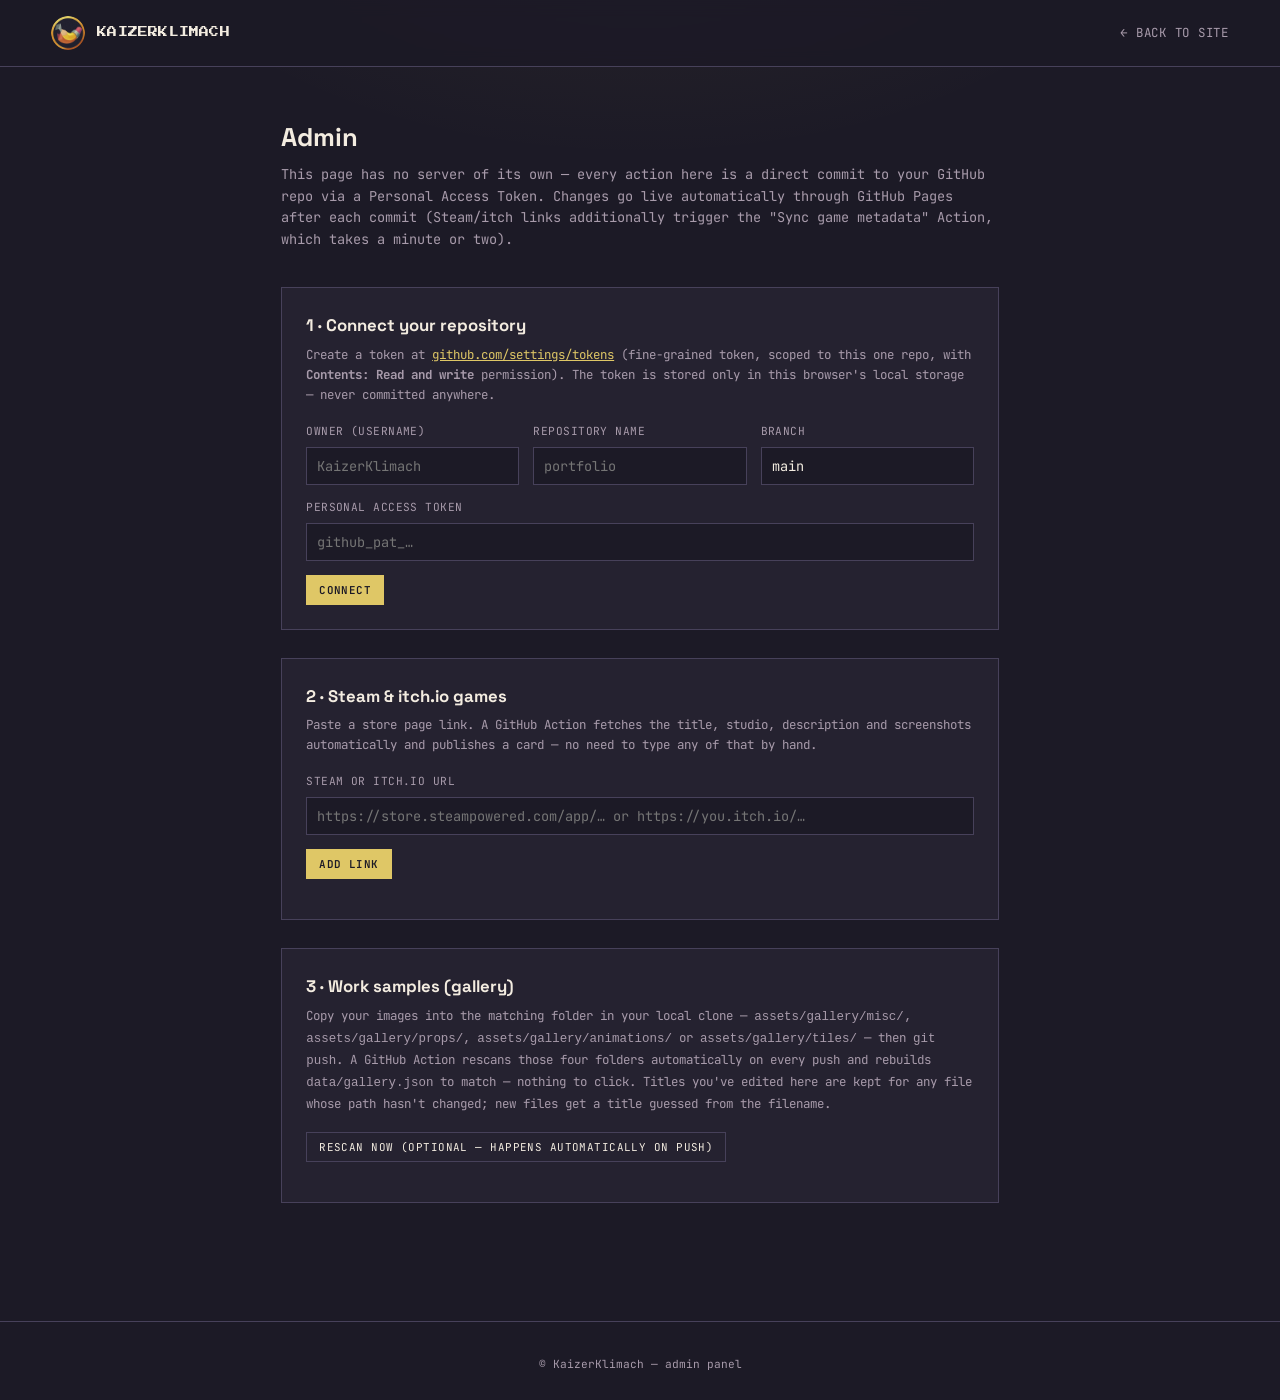
<file: admin.html>
<!DOCTYPE html>
<html lang="en">
<head>
<meta charset="UTF-8">
<meta name="viewport" content="width=device-width, initial-scale=1.0">
<title>Admin — KaizerKlimach</title>
<link rel="icon" href="assets/logo.png">
<link rel="preconnect" href="https://fonts.googleapis.com">
<link href="https://fonts.googleapis.com/css2?family=Press+Start+2P&family=Space+Grotesk:wght@500;700&family=JetBrains+Mono:wght@400;500;600&display=swap" rel="stylesheet">
<link rel="stylesheet" href="assets/styles.css">
</head>
<body>

<header class="nav">
  <a class="brand" href="index.html">
    <img src="assets/logo.png" alt="KaizerKlimach logo">
    <span>KAIZERKLIMACH</span>
  </a>
  <nav class="links"><a href="index.html">← Back to site</a></nav>
</header>

<div class="admin-wrap">
  <h1>Admin</h1>
  <p class="sub">
    This page has no server of its own — every action here is a direct commit to your GitHub repo
    via a Personal Access Token. Changes go live automatically through GitHub Pages after each commit
    (Steam/itch links additionally trigger the "Sync game metadata" Action, which takes a minute or two).
  </p>

  <div class="panel">
    <h2>1 · Connect your repository</h2>
    <p class="desc">
      Create a token at
      <a href="https://github.com/settings/tokens?type=beta" target="_blank" rel="noopener" style="color:var(--accent-gold);">github.com/settings/tokens</a>
      (fine-grained token, scoped to this one repo, with <b>Contents: Read and write</b> permission).
      The token is stored only in this browser's local storage — never committed anywhere.
    </p>
    <div class="row-3">
      <div class="field"><label>Owner (username)</label><input id="cfgOwner" placeholder="KaizerKlimach"></div>
      <div class="field"><label>Repository name</label><input id="cfgRepo" placeholder="portfolio"></div>
      <div class="field"><label>Branch</label><input id="cfgBranch" placeholder="main"></div>
    </div>
    <div class="field"><label>Personal access token</label><input id="cfgToken" type="password" placeholder="github_pat_…"></div>
    <button class="btn small solid" id="saveSetup" type="button">Connect</button>
    <div class="status" id="setupStatus"></div>
  </div>

  <div class="panel">
    <h2>2 · Steam & itch.io games</h2>
    <p class="desc">
      Paste a store page link. A GitHub Action fetches the title, studio, description and screenshots
      automatically and publishes a card — no need to type any of that by hand.
    </p>
    <div class="field">
      <label>Steam or itch.io URL</label>
      <input id="newLinkUrl" placeholder="https://store.steampowered.com/app/… or https://you.itch.io/…">
    </div>
    <button class="btn small solid" id="addLinkBtn" type="button">Add link</button>
    <div class="status" id="linksStatus"></div>
    <div class="link-list" id="linksList"></div>
  </div>

  <div class="panel">
    <h2>3 · Work samples (gallery)</h2>
    <p class="desc">
      Copy your images into the matching folder in your local clone — <code>assets/gallery/misc/</code>,
      <code>assets/gallery/props/</code>, <code>assets/gallery/animations/</code> or
      <code>assets/gallery/tiles/</code> — then <code>git push</code>. A GitHub Action rescans those four
      folders automatically on every push and rebuilds <code>data/gallery.json</code> to match — nothing
      to click. Titles you've edited here are kept for any file whose path hasn't changed; new files get a
      title guessed from the filename.
    </p>
    <button class="btn small" id="galScanBtn" type="button">Rescan now (optional — happens automatically on push)</button>
    <button class="btn small" id="galSaveTitlesBtn" type="button" style="display:none; margin-left:8px;">Save titles</button>
    <div class="status" id="galStatus"></div>
    <div id="galGrid" style="margin-top:16px;"></div>
  </div>
</div>

<footer>© KaizerKlimach — admin panel</footer>

<script src="assets/admin.js"></script>
</body>
</html>
</file>
<file: assets/styles.css>
:root{
  --bg-void:#1c1a26;
  --bg-panel:#252230;
  --bg-panel-alt:#2e2a3a;
  --fg-main:#f3ece0;
  --fg-dim:#a89bab;
  --accent-gold:#dfc766;
  --accent-amber:#c98a3a;
  --accent-coral:#cf6b4a;
  --accent-pink:#d3676b;
  --accent-sage:#a8b39c;
  --border-pixel:#47415a;
}
*{box-sizing:border-box; margin:0; padding:0;}
body{
  background:
    radial-gradient(ellipse 900px 500px at 50% -10%, rgba(223,199,102,0.07), transparent 60%),
    var(--bg-void);
  color:var(--fg-main);
  font-family:'JetBrains Mono', monospace;
  line-height:1.6;
}
::selection{background:var(--accent-gold); color:var(--bg-void);}
a{color:inherit;}
h1,h2,h3{font-family:'Space Grotesk'; font-weight:700;}
img{max-width:100%; display:block;}
button{font-family:inherit;}

/* ---------- NAV ---------- */
header.nav{
  position:sticky; top:0; z-index:20;
  display:flex; align-items:center; justify-content:space-between;
  padding:16px clamp(18px,4vw,56px);
  background:rgba(28,26,38,0.88); backdrop-filter:blur(8px);
  border-bottom:1px solid var(--border-pixel);
}
.brand{display:flex; align-items:center; gap:12px; text-decoration:none;}
.brand img{width:34px; height:34px; border-radius:50%;}
.brand span{font-family:'Press Start 2P'; font-size:.62rem; color:var(--fg-main); letter-spacing:.02em;}
nav.links{display:flex; align-items:center; gap:28px; font-size:.78rem; text-transform:uppercase; letter-spacing:.06em;}
nav.links a{text-decoration:none; color:var(--fg-dim); transition:color .2s;}
nav.links a:hover{color:var(--accent-gold);}

/* ---------- HERO ---------- */
.hero{
  display:flex; align-items:center; gap:48px; flex-wrap:wrap;
  padding:80px clamp(18px,4vw,56px) 70px;
  max-width:1200px; margin:0 auto;
}
.hero img.logo-hero{
  width:150px; height:150px; border-radius:50%; flex:none;
  box-shadow:0 0 0 1px var(--border-pixel), 0 20px 50px rgba(223,199,102,0.12);
}
.hero .copy{flex:1; min-width:260px;}
.hero .alias{
  font-family:'Press Start 2P'; font-size:.65rem; color:var(--accent-sage); display:block; margin-bottom:14px;
}
.hero h1{font-size:clamp(2rem,5.4vw,3.4rem); line-height:1.08;}
.hero h1 em{font-style:normal; color:var(--accent-gold);}
.hero p{margin-top:18px; max-width:56ch; color:var(--fg-dim); font-size:.95rem;}
.hero .cta-row{display:flex; gap:14px; margin-top:30px; flex-wrap:wrap;}
.btn{
  display:inline-flex; align-items:center; gap:8px; text-decoration:none;
  padding:11px 20px; font-size:.78rem; letter-spacing:.04em; text-transform:uppercase;
  border:1px solid var(--border-pixel); color:var(--fg-main); transition:all .2s;
  background:none; cursor:pointer;
}
.btn.solid{background:var(--accent-gold); border-color:var(--accent-gold); color:var(--bg-void); font-weight:600;}
.btn:hover{border-color:var(--accent-gold); color:var(--accent-gold);}
.btn.solid:hover{background:var(--accent-amber); border-color:var(--accent-amber); color:var(--bg-void);}
.btn.small{padding:7px 12px; font-size:.68rem;}
.btn.danger:hover{border-color:var(--accent-pink); color:var(--accent-pink);}
.btn[disabled]{opacity:.4; cursor:not-allowed;}

/* ---------- SECTIONS ---------- */
section{padding:64px clamp(18px,4vw,56px); max-width:1200px; margin:0 auto;}
.section-head{display:flex; align-items:baseline; gap:14px; margin-bottom:34px; flex-wrap:wrap;}
.section-head h2{font-size:1.5rem;}
.section-head .count{font-family:'Press Start 2P'; font-size:.55rem; color:var(--accent-amber);}
.about-text{max-width:64ch; color:var(--fg-dim); font-size:.92rem;}
.about-text p+p{margin-top:14px;}
.facts{display:flex; flex-wrap:wrap; gap:12px 30px; margin-top:24px; font-size:.78rem;}
.facts b{color:var(--fg-main); font-family:'Space Grotesk';}

/* ---------- GAME GRID / CARDS ---------- */
.grid{display:grid; grid-template-columns:repeat(auto-fill, minmax(300px,1fr)); gap:26px;}
.empty-note{color:var(--fg-dim); font-size:.85rem;}

.game-card{
  background:var(--bg-panel); border:1px solid var(--border-pixel);
  display:flex; flex-direction:column; overflow:hidden;
}
.carousel{position:relative; aspect-ratio:16/9; background:#100e17; overflow:hidden;}
.carousel-track{position:absolute; inset:0;}
.carousel-track img{
  position:absolute; inset:0; width:100%; height:100%; object-fit:cover;
  opacity:0; transition:opacity .35s ease; filter:saturate(.95) contrast(1.03);
}
.carousel-track img.active{opacity:1;}
.car-btn{
  position:absolute; top:50%; transform:translateY(-50%);
  width:30px; height:30px; border-radius:50%; border:none; cursor:pointer;
  background:rgba(20,18,28,0.55); color:var(--fg-main); font-size:1rem;
  display:flex; align-items:center; justify-content:center;
  opacity:0; transition:opacity .2s, background .2s;
}
.carousel:hover .car-btn{opacity:1;}
.car-btn:hover{background:var(--accent-gold); color:var(--bg-void);}
.car-btn.prev{left:10px;} .car-btn.next{right:10px;}
.dots{position:absolute; bottom:10px; left:0; right:0; display:flex; justify-content:center; gap:6px;}
.dot{
  width:6px; height:6px; border-radius:50%; background:rgba(243,236,224,0.35);
  cursor:pointer; transition:background .2s, transform .2s; border:none;
}
.dot.active{background:var(--accent-gold); transform:scale(1.25);}
.shot-count{
  position:absolute; top:10px; right:10px; font-family:'Press Start 2P'; font-size:.5rem;
  background:rgba(20,18,28,0.6); padding:4px 6px; color:var(--fg-dim);
}
.card-body{padding:20px 22px 22px; display:flex; flex-direction:column; gap:8px; flex:1;}
.card-body .tag{font-family:'Press Start 2P'; font-size:.5rem; color:var(--accent-amber); text-transform:uppercase;}
.card-body h3{font-size:1.08rem;}
.card-body .studio{font-size:.72rem; color:var(--fg-dim);}
.card-body p{font-size:.8rem; color:var(--fg-dim); flex:1; margin-top:2px;}
.card-body .go{margin-top:10px; font-size:.75rem; color:var(--accent-sage); text-decoration:none; letter-spacing:.03em;}
.card-body .go:hover{color:var(--accent-pink);}

/* ---------- GALLERY ---------- */
.gallery-tabs{display:flex; gap:10px; flex-wrap:wrap; margin-bottom:26px;}
.gtab{
  background:var(--bg-panel); border:1px solid var(--border-pixel); color:var(--fg-dim);
  padding:8px 16px; font-size:.75rem; cursor:pointer; letter-spacing:.03em;
}
.gtab.active{border-color:var(--accent-gold); color:var(--accent-gold);}
.gallery-grid{display:grid; grid-template-columns:repeat(auto-fill,minmax(180px,1fr)); gap:14px;}
.gallery-item{aspect-ratio:1; border:1px solid var(--border-pixel); background:var(--bg-panel); position:relative; overflow:hidden; cursor:zoom-in;}
.gallery-item img{width:100%; height:100%; object-fit:cover; transition:transform .3s ease;}
.gallery-item:hover img{transform:scale(1.06);}
.gallery-item .cap{
  position:absolute; bottom:0; left:0; right:0; padding:6px 8px;
  font-size:.65rem; background:rgba(20,18,28,0.75); color:var(--fg-main);
}

/* ---------- LIGHTBOX ---------- */
.lightbox{
  position:fixed; inset:0; z-index:60; background:rgba(10,9,14,0.92);
  display:flex; align-items:center; justify-content:center; padding:60px 20px;
}
.lightbox[hidden]{display:none;}
.lightbox img{
  max-width:min(90vw, 1100px); max-height:80vh; object-fit:contain;
  border:1px solid var(--border-pixel); box-shadow:0 20px 60px rgba(0,0,0,.6);
}
.lb-close{
  position:absolute; top:18px; right:22px; background:none; border:none;
  color:var(--fg-main); font-size:2rem; line-height:1; cursor:pointer;
}
.lb-close:hover{color:var(--accent-pink);}
.lb-nav{
  position:absolute; top:50%; transform:translateY(-50%);
  width:52px; height:52px; border-radius:50%; border:1px solid var(--border-pixel);
  background:rgba(37,34,48,0.7); color:var(--fg-main); font-size:1.6rem; cursor:pointer;
  display:flex; align-items:center; justify-content:center; transition:all .2s;
}
.lb-nav:hover{border-color:var(--accent-gold); color:var(--accent-gold);}
.lb-nav.prev{left:18px;} .lb-nav.next{right:18px;}
.lb-caption{
  position:absolute; bottom:24px; left:0; right:0; text-align:center;
  font-size:.8rem; color:var(--fg-dim); letter-spacing:.03em;
}
@media(max-width:640px){
  .lb-nav{width:42px; height:42px; font-size:1.3rem;}
  .lb-nav.prev{left:8px;} .lb-nav.next{right:8px;}
}
.frame-slot{
  aspect-ratio:1; border:1px dashed var(--border-pixel);
  display:flex; align-items:center; justify-content:center; text-align:center;
  font-family:'Press Start 2P'; font-size:.5rem; color:var(--border-pixel); padding:10px;
  background:var(--bg-panel); white-space:pre-line;
}

/* ---------- CONTACT / FOOTER ---------- */
.contact-row{display:flex; gap:34px; flex-wrap:wrap; margin-top:22px;}
.contact-row a{text-decoration:none; font-size:.95rem; border-bottom:1px solid var(--border-pixel); padding-bottom:4px; color:var(--fg-main);}
.contact-row a:hover{color:var(--accent-gold); border-color:var(--accent-gold);}
.contact-row .soon{opacity:.5;}
footer{text-align:center; padding:34px; font-size:.7rem; color:var(--fg-dim); border-top:1px solid var(--border-pixel);}

/* ---------- ADMIN PAGE ---------- */
.admin-wrap{max-width:820px; margin:0 auto; padding:50px clamp(18px,4vw,56px) 90px;}
.admin-wrap h1{font-size:1.6rem; margin-bottom:6px;}
.admin-wrap .sub{color:var(--fg-dim); font-size:.85rem; margin-bottom:36px;}
.panel{background:var(--bg-panel); border:1px solid var(--border-pixel); padding:24px; margin-bottom:28px;}
.panel h2{font-size:1.05rem; margin-bottom:6px;}
.panel .desc{color:var(--fg-dim); font-size:.78rem; margin-bottom:18px; line-height:1.6;}
.field{margin-bottom:14px; display:flex; flex-direction:column; gap:6px;}
.field label{font-size:.7rem; color:var(--fg-dim); text-transform:uppercase; letter-spacing:.04em;}
.field input, .field textarea, .field select{
  background:var(--bg-void); border:1px solid var(--border-pixel); color:var(--fg-main);
  padding:9px 10px; font-family:inherit; font-size:.85rem; width:100%;
}
.field textarea{min-height:70px; resize:vertical;}
.field input:focus, .field textarea:focus, .field select:focus{outline:none; border-color:var(--accent-gold);}
.field .hint{font-size:.65rem; color:var(--fg-dim); opacity:.75;}
.row-2{display:grid; grid-template-columns:1fr 1fr; gap:14px;}
.row-3{display:grid; grid-template-columns:1fr 1fr 1fr; gap:14px;}
@media(max-width:600px){ .row-2, .row-3{grid-template-columns:1fr;} }

.status{font-size:.78rem; margin-top:12px; padding:10px 12px; border:1px solid var(--border-pixel); display:none;}
.status.show{display:block;}
.status.ok{border-color:var(--accent-sage); color:var(--accent-sage);}
.status.err{border-color:var(--accent-pink); color:var(--accent-pink);}
.status.pending{border-color:var(--accent-gold); color:var(--accent-gold);}

.link-list{display:flex; flex-direction:column; gap:8px; margin-top:16px;}
.link-row{
  display:flex; align-items:center; gap:10px; padding:8px 10px;
  border:1px solid var(--border-pixel); background:var(--bg-void); font-size:.78rem;
}
.link-row span{flex:1; overflow:hidden; text-overflow:ellipsis; white-space:nowrap;}
.link-row button{flex:none;}

.cat-pills{display:flex; gap:8px; flex-wrap:wrap; margin-bottom:6px;}
.cat-pill{
  background:var(--bg-void); border:1px solid var(--border-pixel); color:var(--fg-dim);
  padding:6px 12px; font-size:.72rem; cursor:pointer;
}
.cat-pill.active{border-color:var(--accent-sage); color:var(--accent-sage);}

.gallery-admin-grid{display:grid; grid-template-columns:repeat(auto-fill,minmax(120px,1fr)); gap:10px; margin-top:16px;}
.gallery-admin-item{position:relative; aspect-ratio:1; border:1px solid var(--border-pixel); overflow:hidden;}
.gallery-admin-item img{width:100%; height:100%; object-fit:cover;}
.gallery-admin-item button{
  position:absolute; top:4px; right:4px; width:22px; height:22px; border-radius:50%; border:none;
  background:rgba(20,18,28,.75); color:var(--fg-main); cursor:pointer; font-size:.8rem;
}
.gallery-admin-item button:hover{background:var(--accent-pink); color:var(--bg-void);}

@media(max-width:640px){
  nav.links{display:none;}
  .hero{padding-top:56px;}
}
</file>
